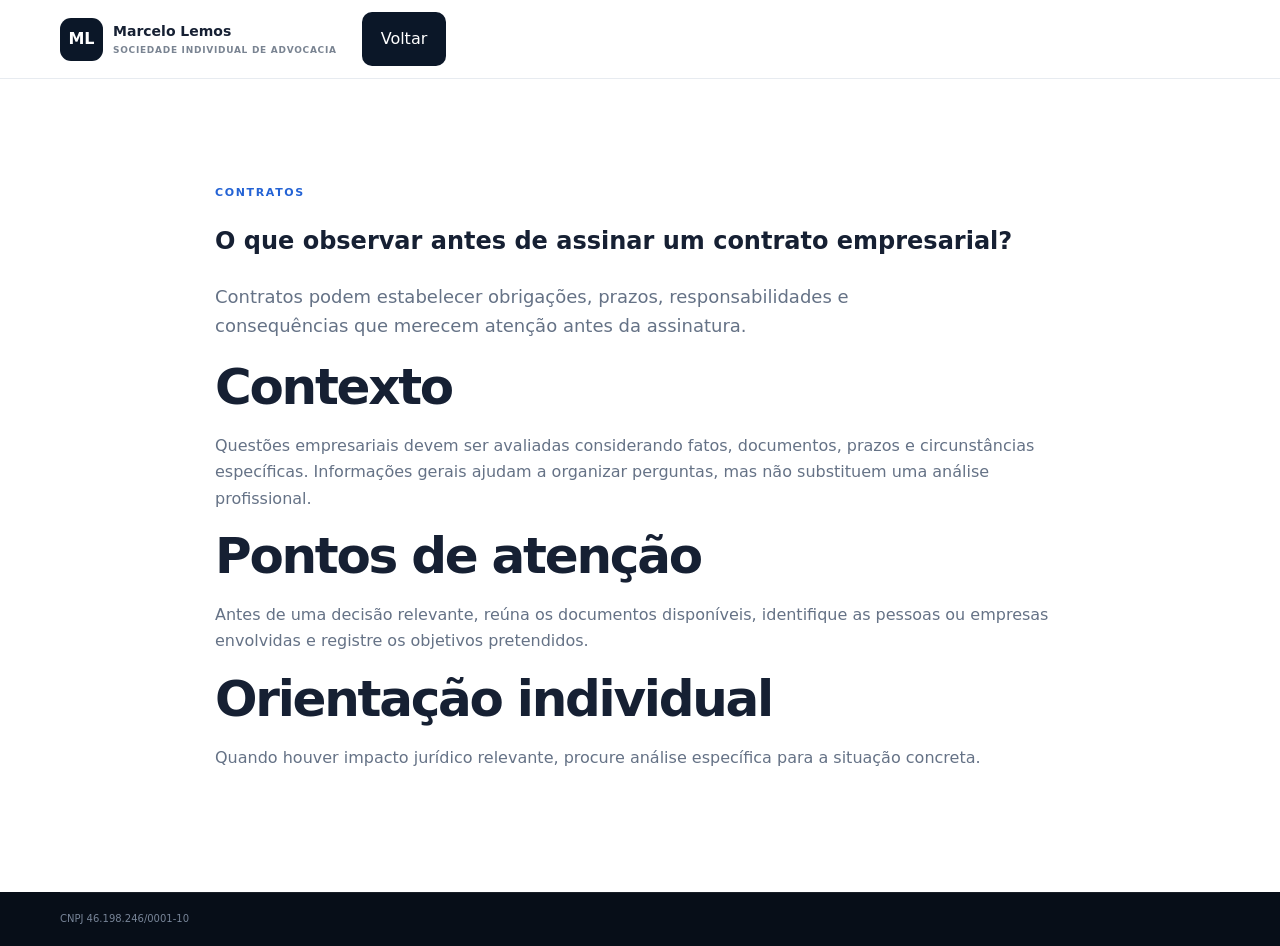
<file: artigo-contratos.html>
<!doctype html><html lang="pt-BR"><head><meta charset="utf-8"><meta name="viewport" content="width=device-width,initial-scale=1"><title>O que observar antes de assinar um contrato empresarial? | Marcelo Lemos</title><meta name="description" content="Contratos podem estabelecer obrigações, prazos, responsabilidades e consequências que merecem atenção antes da assinatura."><link rel="stylesheet" href="style.css"></head><body><header class="site-header"><div class="container nav"><a class="logo" href="index.html"><span>ML</span><strong>Marcelo Lemos<small>Sociedade Individual de Advocacia</small></strong></a><a class="button" href="index.html#conteudo">Voltar</a></div></header><main><article class="section"><div class="container" style="max-width:850px"><p class="kicker">CONTRATOS</p><h1>O que observar antes de assinar um contrato empresarial?</h1><p class="hero-text">Contratos podem estabelecer obrigações, prazos, responsabilidades e consequências que merecem atenção antes da assinatura.</p><h2>Contexto</h2><p>Questões empresariais devem ser avaliadas considerando fatos, documentos, prazos e circunstâncias específicas. Informações gerais ajudam a organizar perguntas, mas não substituem uma análise profissional.</p><h2>Pontos de atenção</h2><p>Antes de uma decisão relevante, reúna os documentos disponíveis, identifique as pessoas ou empresas envolvidas e registre os objetivos pretendidos.</p><h2>Orientação individual</h2><p>Quando houver impacto jurídico relevante, procure análise específica para a situação concreta.</p></div></article></main><footer><div class="container footer-bottom">CNPJ 46.198.246/0001-10</div></footer></body></html>
</file>
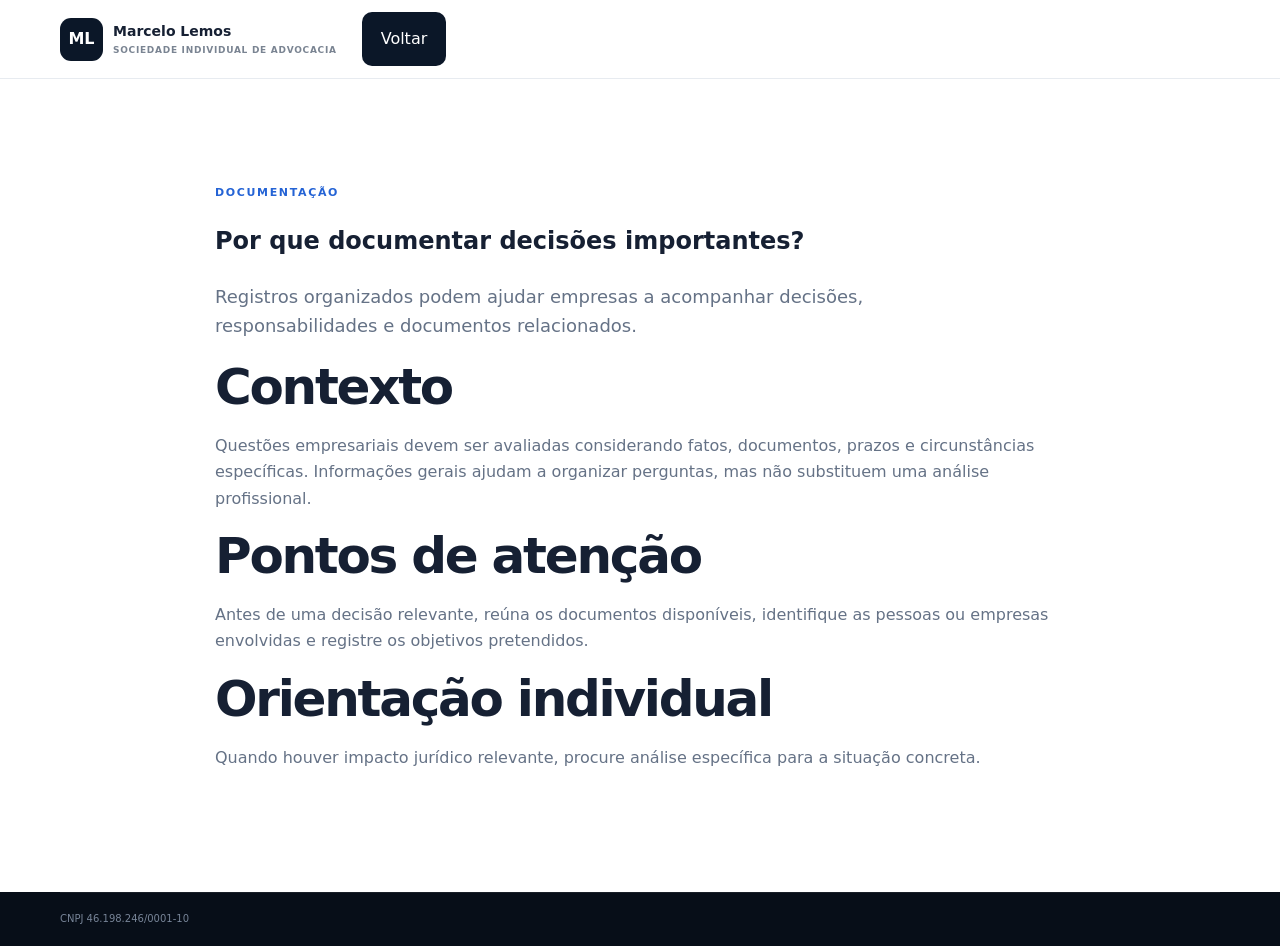
<file: artigo-documentacao.html>
<!doctype html><html lang="pt-BR"><head><meta charset="utf-8"><meta name="viewport" content="width=device-width,initial-scale=1"><title>Por que documentar decisões importantes? | Marcelo Lemos</title><meta name="description" content="Registros organizados podem ajudar empresas a acompanhar decisões, responsabilidades e documentos relacionados."><link rel="stylesheet" href="style.css"></head><body><header class="site-header"><div class="container nav"><a class="logo" href="index.html"><span>ML</span><strong>Marcelo Lemos<small>Sociedade Individual de Advocacia</small></strong></a><a class="button" href="index.html#conteudo">Voltar</a></div></header><main><article class="section"><div class="container" style="max-width:850px"><p class="kicker">DOCUMENTAÇÃO</p><h1>Por que documentar decisões importantes?</h1><p class="hero-text">Registros organizados podem ajudar empresas a acompanhar decisões, responsabilidades e documentos relacionados.</p><h2>Contexto</h2><p>Questões empresariais devem ser avaliadas considerando fatos, documentos, prazos e circunstâncias específicas. Informações gerais ajudam a organizar perguntas, mas não substituem uma análise profissional.</p><h2>Pontos de atenção</h2><p>Antes de uma decisão relevante, reúna os documentos disponíveis, identifique as pessoas ou empresas envolvidas e registre os objetivos pretendidos.</p><h2>Orientação individual</h2><p>Quando houver impacto jurídico relevante, procure análise específica para a situação concreta.</p></div></article></main><footer><div class="container footer-bottom">CNPJ 46.198.246/0001-10</div></footer></body></html>
</file>
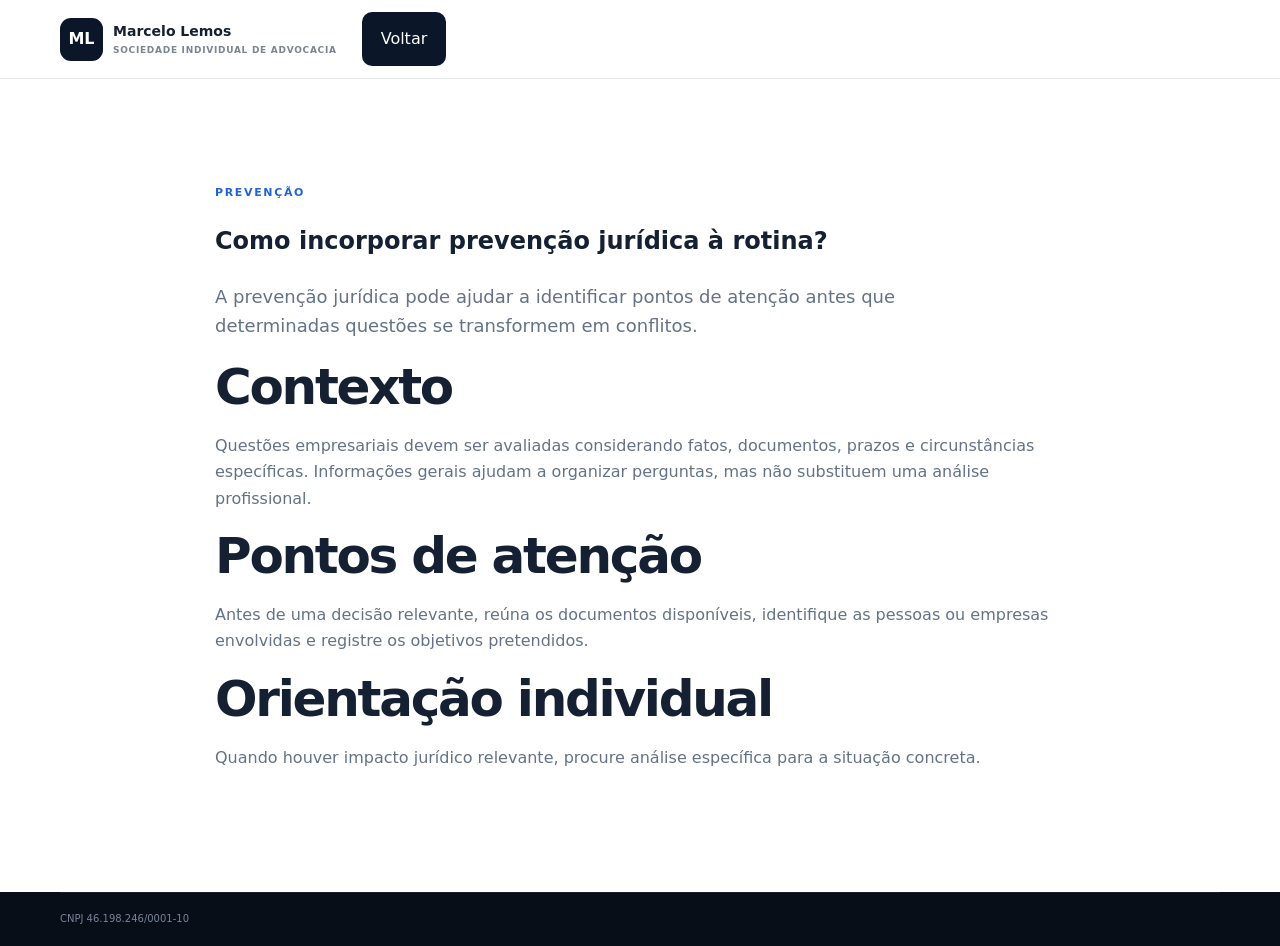
<file: artigo-prevencao.html>
<!doctype html><html lang="pt-BR"><head><meta charset="utf-8"><meta name="viewport" content="width=device-width,initial-scale=1"><title>Como incorporar prevenção jurídica à rotina? | Marcelo Lemos</title><meta name="description" content="A prevenção jurídica pode ajudar a identificar pontos de atenção antes que determinadas questões se transformem em conflitos."><link rel="stylesheet" href="style.css"></head><body><header class="site-header"><div class="container nav"><a class="logo" href="index.html"><span>ML</span><strong>Marcelo Lemos<small>Sociedade Individual de Advocacia</small></strong></a><a class="button" href="index.html#conteudo">Voltar</a></div></header><main><article class="section"><div class="container" style="max-width:850px"><p class="kicker">PREVENÇÃO</p><h1>Como incorporar prevenção jurídica à rotina?</h1><p class="hero-text">A prevenção jurídica pode ajudar a identificar pontos de atenção antes que determinadas questões se transformem em conflitos.</p><h2>Contexto</h2><p>Questões empresariais devem ser avaliadas considerando fatos, documentos, prazos e circunstâncias específicas. Informações gerais ajudam a organizar perguntas, mas não substituem uma análise profissional.</p><h2>Pontos de atenção</h2><p>Antes de uma decisão relevante, reúna os documentos disponíveis, identifique as pessoas ou empresas envolvidas e registre os objetivos pretendidos.</p><h2>Orientação individual</h2><p>Quando houver impacto jurídico relevante, procure análise específica para a situação concreta.</p></div></article></main><footer><div class="container footer-bottom">CNPJ 46.198.246/0001-10</div></footer></body></html>
</file>
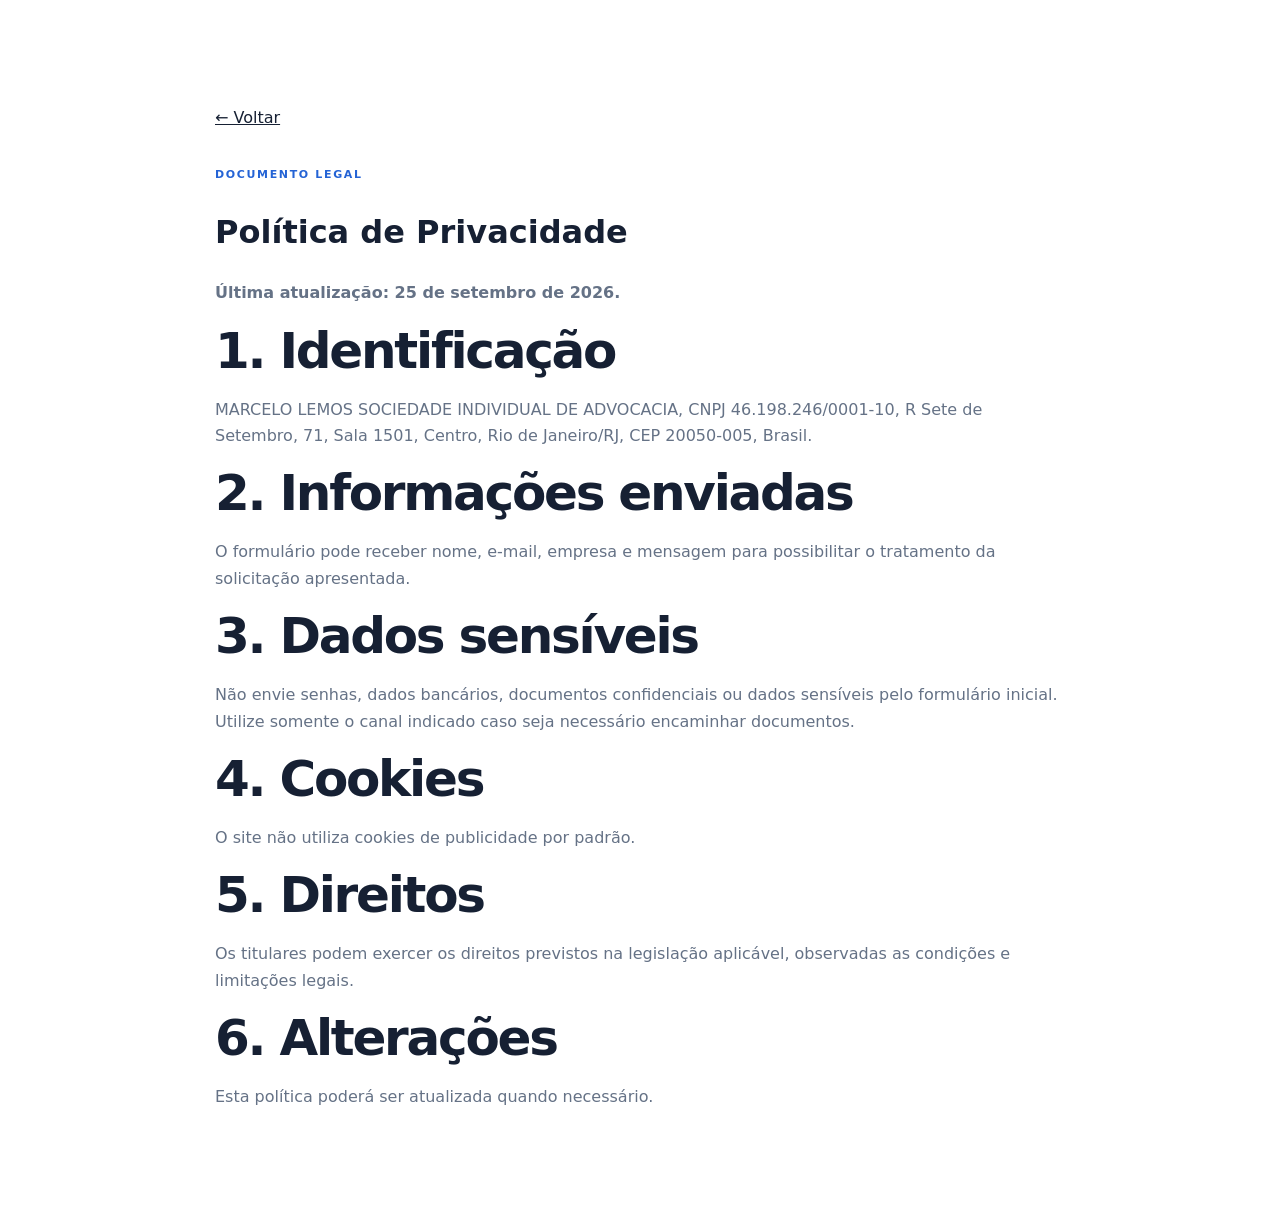
<file: politica-de-privacidade.html>
<!doctype html><html lang="pt-BR"><head><meta charset="utf-8"><meta name="viewport" content="width=device-width,initial-scale=1"><title>Política de Privacidade | Marcelo Lemos</title><link rel="stylesheet" href="style.css"></head><body><main class="section"><div class="container" style="max-width:850px"><a href="index.html">← Voltar</a><p class="kicker" style="margin-top:35px">DOCUMENTO LEGAL</p><h1>Política de Privacidade</h1><p><strong>Última atualização: 25 de setembro de 2026.</strong></p><h2>1. Identificação</h2><p>MARCELO LEMOS SOCIEDADE INDIVIDUAL DE ADVOCACIA, CNPJ 46.198.246/0001-10, R Sete de Setembro, 71, Sala 1501, Centro, Rio de Janeiro/RJ, CEP 20050-005, Brasil.</p><h2>2. Informações enviadas</h2><p>O formulário pode receber nome, e-mail, empresa e mensagem para possibilitar o tratamento da solicitação apresentada.</p><h2>3. Dados sensíveis</h2><p>Não envie senhas, dados bancários, documentos confidenciais ou dados sensíveis pelo formulário inicial. Utilize somente o canal indicado caso seja necessário encaminhar documentos.</p><h2>4. Cookies</h2><p>O site não utiliza cookies de publicidade por padrão.</p><h2>5. Direitos</h2><p>Os titulares podem exercer os direitos previstos na legislação aplicável, observadas as condições e limitações legais.</p><h2>6. Alterações</h2><p>Esta política poderá ser atualizada quando necessário.</p></div></main></body></html>
</file>
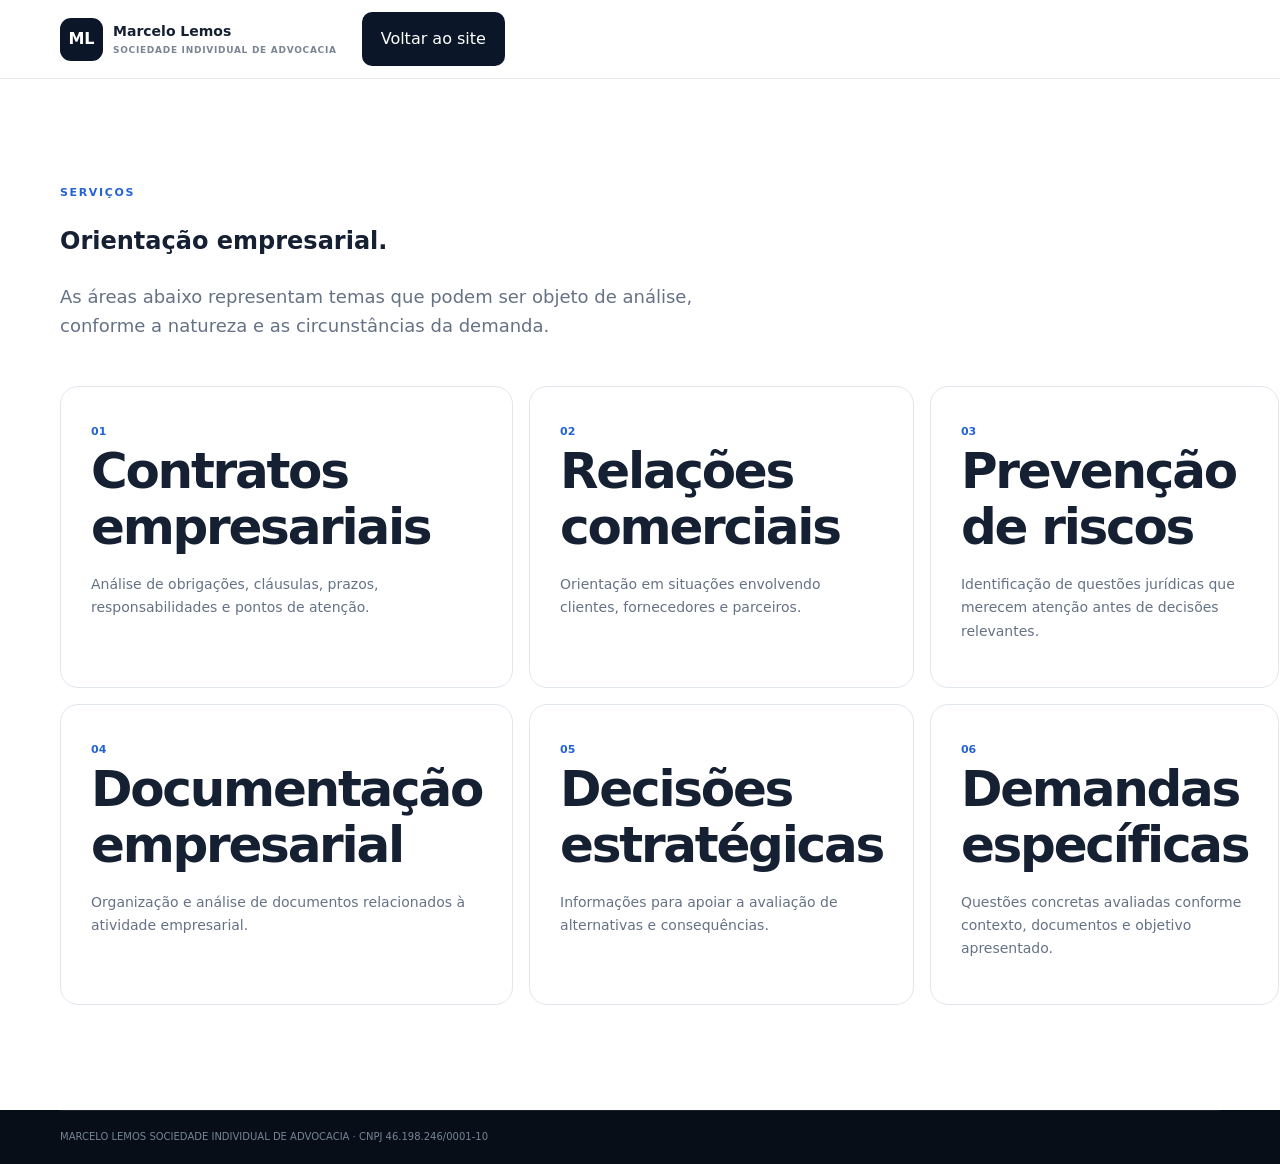
<file: servicos.html>
<!doctype html><html lang="pt-BR"><head><meta charset="utf-8"><meta name="viewport" content="width=device-width,initial-scale=1"><title>Serviços | Marcelo Lemos</title><meta name="description" content="Áreas de orientação empresarial da Marcelo Lemos Sociedade Individual de Advocacia."><link rel="stylesheet" href="style.css"></head><body><header class="site-header"><div class="container nav"><a class="logo" href="index.html"><span>ML</span><strong>Marcelo Lemos<small>Sociedade Individual de Advocacia</small></strong></a><a class="button" href="index.html">Voltar ao site</a></div></header><main><section class="section"><div class="container"><p class="kicker">SERVIÇOS</p><h1>Orientação empresarial.</h1><p class="hero-text">As áreas abaixo representam temas que podem ser objeto de análise, conforme a natureza e as circunstâncias da demanda.</p><div class="service-grid" style="margin-top:45px"><article class="service" id="contratos"><span>01</span><h2>Contratos empresariais</h2><p>Análise de obrigações, cláusulas, prazos, responsabilidades e pontos de atenção.</p></article><article class="service" id="comercial"><span>02</span><h2>Relações comerciais</h2><p>Orientação em situações envolvendo clientes, fornecedores e parceiros.</p></article><article class="service" id="riscos"><span>03</span><h2>Prevenção de riscos</h2><p>Identificação de questões jurídicas que merecem atenção antes de decisões relevantes.</p></article><article class="service" id="documentos"><span>04</span><h2>Documentação empresarial</h2><p>Organização e análise de documentos relacionados à atividade empresarial.</p></article><article class="service" id="estrategia"><span>05</span><h2>Decisões estratégicas</h2><p>Informações para apoiar a avaliação de alternativas e consequências.</p></article><article class="service" id="demandas"><span>06</span><h2>Demandas específicas</h2><p>Questões concretas avaliadas conforme contexto, documentos e objetivo apresentado.</p></article></div></div></section></main><footer><div class="container footer-bottom">MARCELO LEMOS SOCIEDADE INDIVIDUAL DE ADVOCACIA · CNPJ 46.198.246/0001-10</div></footer></body></html>
</file>
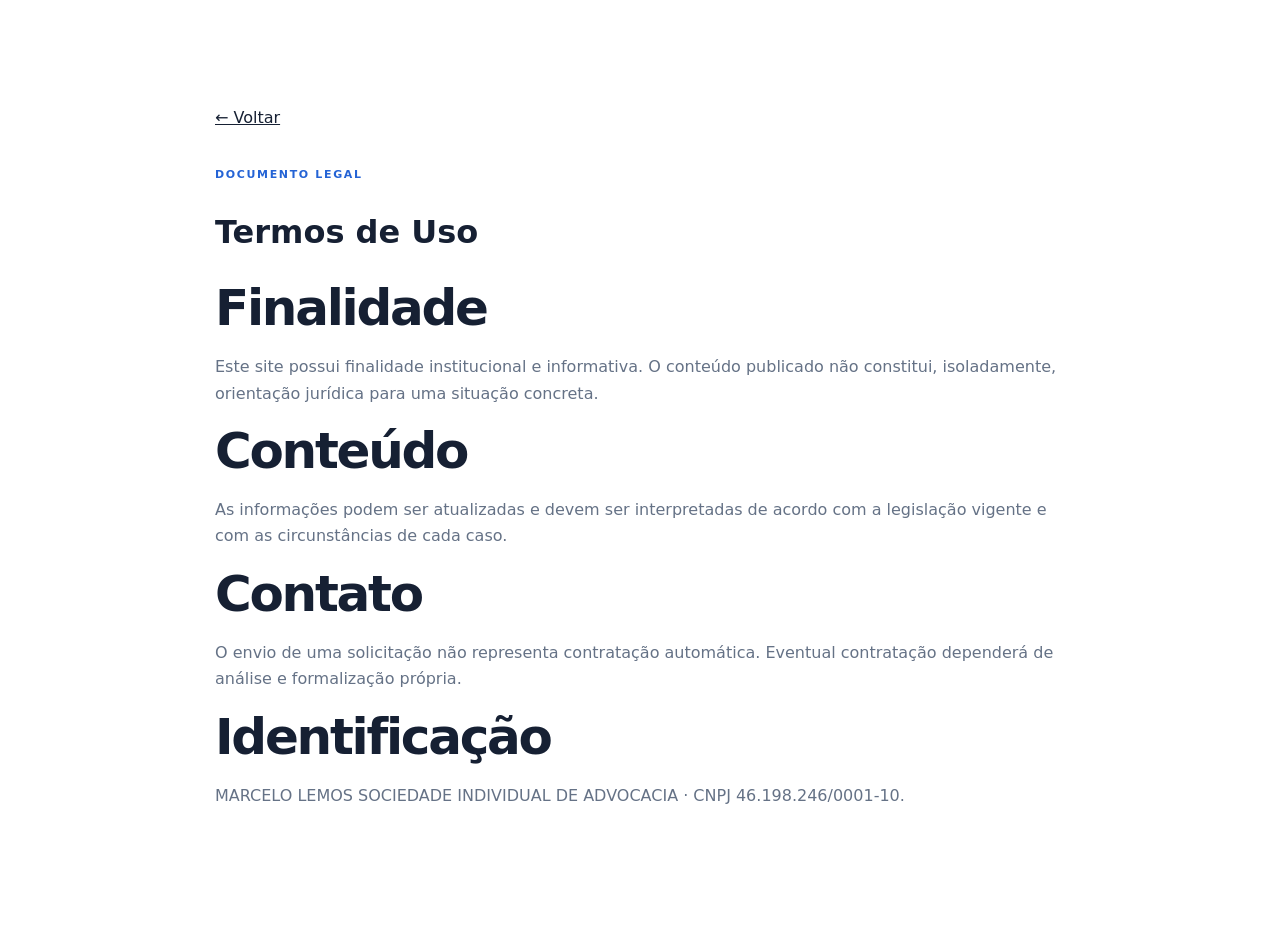
<file: termos-de-uso.html>
<!doctype html><html lang="pt-BR"><head><meta charset="utf-8"><meta name="viewport" content="width=device-width,initial-scale=1"><title>Termos de Uso | Marcelo Lemos</title><link rel="stylesheet" href="style.css"></head><body><main class="section"><div class="container" style="max-width:850px"><a href="index.html">← Voltar</a><p class="kicker" style="margin-top:35px">DOCUMENTO LEGAL</p><h1>Termos de Uso</h1><h2>Finalidade</h2><p>Este site possui finalidade institucional e informativa. O conteúdo publicado não constitui, isoladamente, orientação jurídica para uma situação concreta.</p><h2>Conteúdo</h2><p>As informações podem ser atualizadas e devem ser interpretadas de acordo com a legislação vigente e com as circunstâncias de cada caso.</p><h2>Contato</h2><p>O envio de uma solicitação não representa contratação automática. Eventual contratação dependerá de análise e formalização própria.</p><h2>Identificação</h2><p>MARCELO LEMOS SOCIEDADE INDIVIDUAL DE ADVOCACIA · CNPJ 46.198.246/0001-10.</p></div></main></body></html>
</file>
<file: style.css>
*{box-sizing:border-box}html{scroll-behavior:smooth}body{margin:0;font-family:Inter,ui-sans-serif,system-ui,-apple-system,"Segoe UI",sans-serif;color:#162033;background:#fff;line-height:1.65}a{color:inherit}p{color:#657286}.container{width:min(1160px,calc(100% - 36px));margin:auto}.skip{position:fixed;left:15px;top:-60px;background:#000;color:#fff;padding:10px;z-index:9999}.skip:focus{top:15px}.site-header{position:sticky;top:0;z-index:1000;background:#ffffffee;backdrop-filter:blur(15px);border-bottom:1px solid #e7ebf0}.nav{min-height:78px;display:flex;align-items:center;gap:25px}.logo{display:flex;gap:10px;align-items:center;text-decoration:none}.logo>span{display:grid;place-items:center;width:43px;height:43px;border-radius:11px;background:#0b1728;color:#fff;font-weight:900}.logo strong{font-size:14px}.logo small{display:block;color:#7a8492;font-size:9px;letter-spacing:.08em;text-transform:uppercase}.nav nav{display:flex;align-items:center;gap:4px;margin-left:auto}.nav nav a{padding:10px 12px;text-decoration:none;font-size:13px;font-weight:800;border-radius:8px}.nav nav a:hover{background:#f2f5f8}.nav-cta{background:#0b1728;color:#fff}.menu-btn{display:none;margin-left:auto;border:0;background:none;font-size:26px}.hero{min-height:calc(100vh - 78px);display:flex;align-items:center;padding:90px 0;background:radial-gradient(circle at 80% 20%,#edf3ff,transparent 34%),linear-gradient(180deg,#fff,#f7f9fc)}.hero-grid,.split,.contact-grid{display:grid;grid-template-columns:1.1fr .9fr;gap:75px;align-items:center}.kicker{font-size:11px!important;font-weight:900;letter-spacing:.15em;color:#2463d5;margin:0 0 14px;text-transform:uppercase}.hero h1{font-size:clamp(44px,5.7vw,74px);line-height:1.06;letter-spacing:-.055em;margin:0 0 24px}.hero-text{font-size:18px;max-width:690px}.actions{display:flex;gap:10px;flex-wrap:wrap;margin:30px 0}.button{display:inline-flex;justify-content:center;align-items:center;padding:13px 18px;border:1px solid transparent;border-radius:10px;background:#0b1728;color:#fff;text-decoration:none;font-weight:850;cursor:pointer;font:inherit}.button.light{background:#fff;color:#0b1728;border-color:#dfe5ec}.identity{display:flex;gap:18px;flex-wrap:wrap;color:#748092;font-size:11px;font-weight:700}.hero-card{padding:38px;border-radius:24px;background:linear-gradient(145deg,#0b1728,#263a53);color:#fff;box-shadow:0 25px 70px #0b172820}.card-top{font-size:10px;letter-spacing:.15em;color:#9eb1c7}.hero-card h2{font-size:38px;margin:14px 0 3px}.hero-card p{color:#c0ccd8}.data{border-top:1px solid #ffffff1b;padding:17px 0;margin-top:10px}.data small,.data b{display:block}.data small{font-size:10px;color:#91a3b7;margin-bottom:4px}.data b{font-size:13px}.section{padding:105px 0;scroll-margin-top:78px}.gray{background:#f6f8fb}.section h2{font-size:clamp(32px,4vw,50px);line-height:1.12;letter-spacing:-.045em;margin:0 0 18px}.section-head{max-width:800px;margin-bottom:45px}.service-grid,.article-grid{display:grid;grid-template-columns:repeat(3,1fr);gap:16px}.service,.article{padding:30px;border:1px solid #e1e6ed;border-radius:18px;background:#fff;transition:.25s}.service:hover,.article:hover{transform:translateY(-5px);box-shadow:0 20px 50px #0b172812}.service>span{font-size:11px;color:#2463d5;font-weight:900}.service h3,.article h3{font-size:21px;line-height:1.25;margin:15px 0 10px}.service p,.article p{font-size:14px}.service a,.article a{font-weight:850;color:#2463d5;text-decoration:none;font-size:13px}.navy{background:#0b1728;color:#fff}.navy p{color:#b8c5d4}.blue{color:#8fb8ff!important}.process-grid{display:grid;grid-template-columns:repeat(4,1fr);gap:16px}.process{padding:28px;border:1px solid #ffffff1a;border-radius:18px;background:#ffffff07}.process>b{color:#8fb8ff}.process h3{margin:13px 0 6px}.principles{display:grid;gap:12px}.principles div{padding:22px;border-radius:15px;background:#f6f8fb}.principles strong{font-size:16px}.principles p{font-size:13px;margin-bottom:0}.audiences{display:flex;flex-wrap:wrap;gap:10px}.audiences span{padding:10px 14px;background:#fff;border:1px solid #e0e5eb;border-radius:999px;font-size:12px;font-weight:850}.check-list{list-style:none;padding:0;margin:0;display:grid;gap:14px}.check-list li{font-weight:750}.check-list li:before{content:"✓";color:#2463d5;font-weight:900;margin-right:10px}.notice{padding:42px;border-radius:20px;background:#eef4ff;border:1px solid #d9e5ff}.notice p:last-child{max-width:800px}.article span{font-size:10px;color:#2463d5;font-weight:900;letter-spacing:.1em}.faq details{background:#fff;border:1px solid #e1e6ed;border-radius:12px;padding:0 20px;margin-bottom:10px}.faq summary{cursor:pointer;padding:18px 0;font-weight:850;list-style:none}.faq summary::-webkit-details-marker{display:none}.faq p{font-size:14px}.contact-section h2{color:#fff}.address{display:grid;gap:5px;padding:20px;margin-top:24px;border:1px solid #ffffff1b;border-radius:14px;background:#ffffff07;font-size:13px}.contact-grid{align-items:start}.contact-grid form{display:grid;gap:8px;padding:30px;background:#fff;color:#162033;border-radius:19px}.contact-grid label{font-size:12px;font-weight:850}.contact-grid input,.contact-grid textarea{width:100%;padding:12px;border:1px solid #dfe5ec;border-radius:9px;font:inherit}.contact-grid input:focus,.contact-grid textarea:focus{outline:3px solid #2463d522;border-color:#2463d5}.consent{display:flex;gap:7px;align-items:flex-start}.consent input{width:auto}.consent a{color:#2463d5}.contact-grid #formStatus{font-size:12px;margin:0}.footer-grid{display:grid;grid-template-columns:1.4fr .7fr .8fr 1.2fr;gap:40px;padding:60px 0 45px}.footer-grid h3{font-size:11px;letter-spacing:.12em;text-transform:uppercase;color:#fff}.footer-grid a:not(.logo){display:block;text-decoration:none;color:#aab6c5;font-size:13px;margin:8px 0}.footer-grid p{font-size:13px}.footer-bottom{border-top:1px solid #ffffff12;padding:18px 0;color:#778497;font-size:10px}footer{background:#070e18;color:#c7d0dc}.footer-logo strong{color:#fff}.reveal{opacity:0;transform:translateY(18px);transition:.65s}.reveal.show{opacity:1;transform:none}@media(max-width:900px){.menu-btn{display:block}.nav nav{display:none;position:absolute;left:14px;right:14px;top:70px;padding:8px;background:#fff;border:1px solid #e1e6ed;border-radius:13px;box-shadow:0 20px 50px #0b172818;flex-direction:column;align-items:stretch}.nav nav.open{display:flex}.hero-grid,.split,.contact-grid{grid-template-columns:1fr;gap:40px}.service-grid,.article-grid,.process-grid,.footer-grid{grid-template-columns:repeat(2,1fr)}}@media(max-width:580px){.container{width:calc(100% - 28px)}.section{padding:78px 0}.hero{padding:70px 0}.service-grid,.article-grid,.process-grid,.footer-grid{grid-template-columns:1fr}.actions .button{width:100%}.hero-card{padding:28px}}@media(prefers-reduced-motion:reduce){html{scroll-behavior:auto}.reveal{opacity:1;transform:none;transition:none}}
</file>
